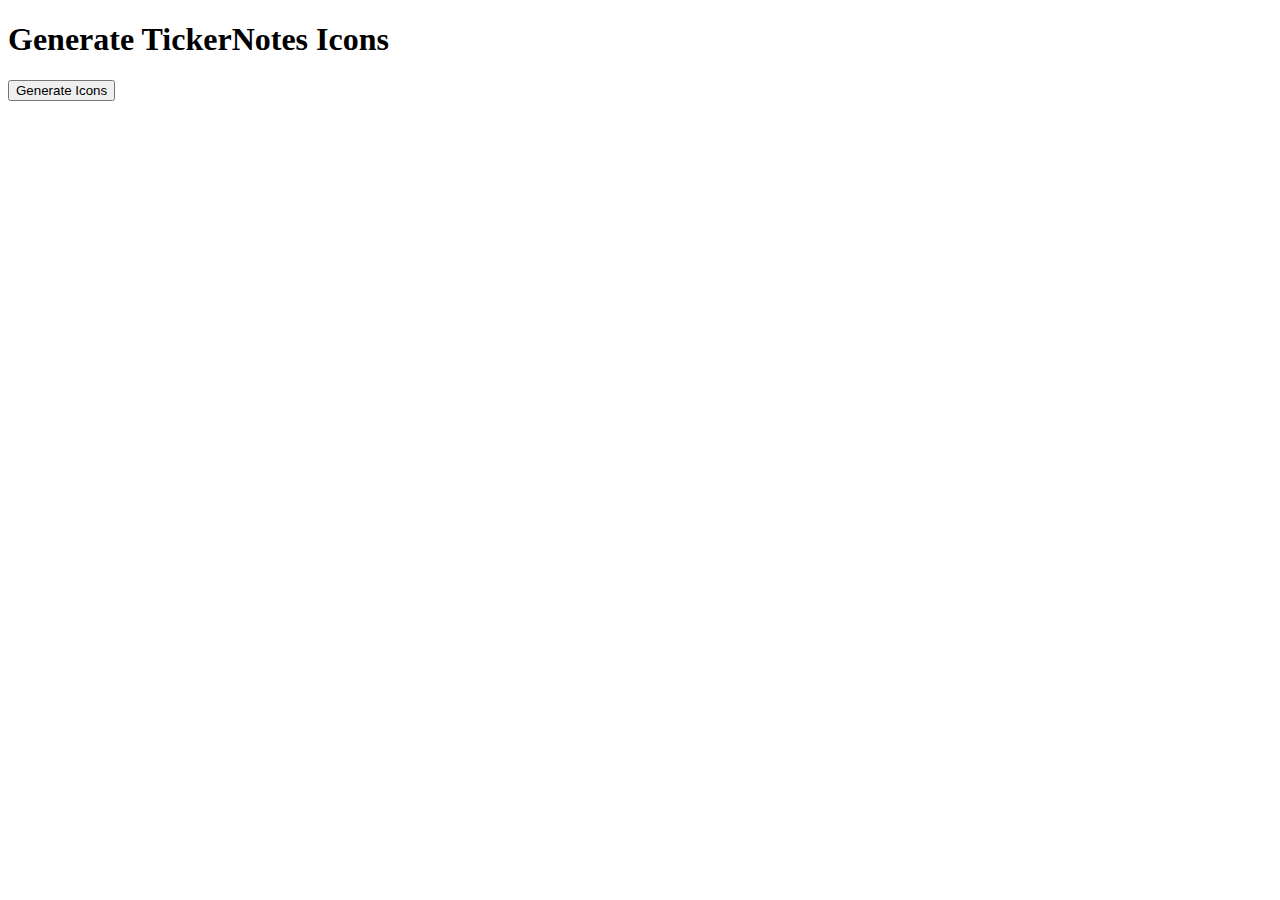
<file: generate-icons.html>
<!DOCTYPE html>
<html>
<head>
    <title>Generate PWA Icons</title>
</head>
<body>
    <h1>Generate TickerNotes Icons</h1>
    <button onclick="generateIcons()">Generate Icons</button>
    <div id="output"></div>
    
    <script>
        function generateIcons() {
            const sizes = [72, 96, 128, 144, 152, 192, 384, 512];
            const output = document.getElementById('output');
            output.innerHTML = '';
            
            sizes.forEach(size => {
                const canvas = document.createElement('canvas');
                canvas.width = size;
                canvas.height = size;
                const ctx = canvas.getContext('2d');
                
                // Background gradient
                const gradient = ctx.createLinearGradient(0, 0, size, size);
                gradient.addColorStop(0, '#0d6efd');
                gradient.addColorStop(1, '#0a58ca');
                ctx.fillStyle = gradient;
                ctx.fillRect(0, 0, size, size);
                
                // Add text
                ctx.fillStyle = 'white';
                ctx.font = `bold ${size * 0.3}px Arial`;
                ctx.textAlign = 'center';
                ctx.textBaseline = 'middle';
                ctx.fillText('DH', size / 2, size / 2);
                
                // Convert to downloadable link
                canvas.toBlob(blob => {
                    const url = URL.createObjectURL(blob);
                    const link = document.createElement('a');
                    link.href = url;
                    link.download = `icon-${size}.png`;
                    link.textContent = `Download icon-${size}.png`;
                    link.style.display = 'block';
                    link.style.margin = '5px';
                    output.appendChild(link);
                });
            });
        }
    </script>
</body>
</html>
</file>
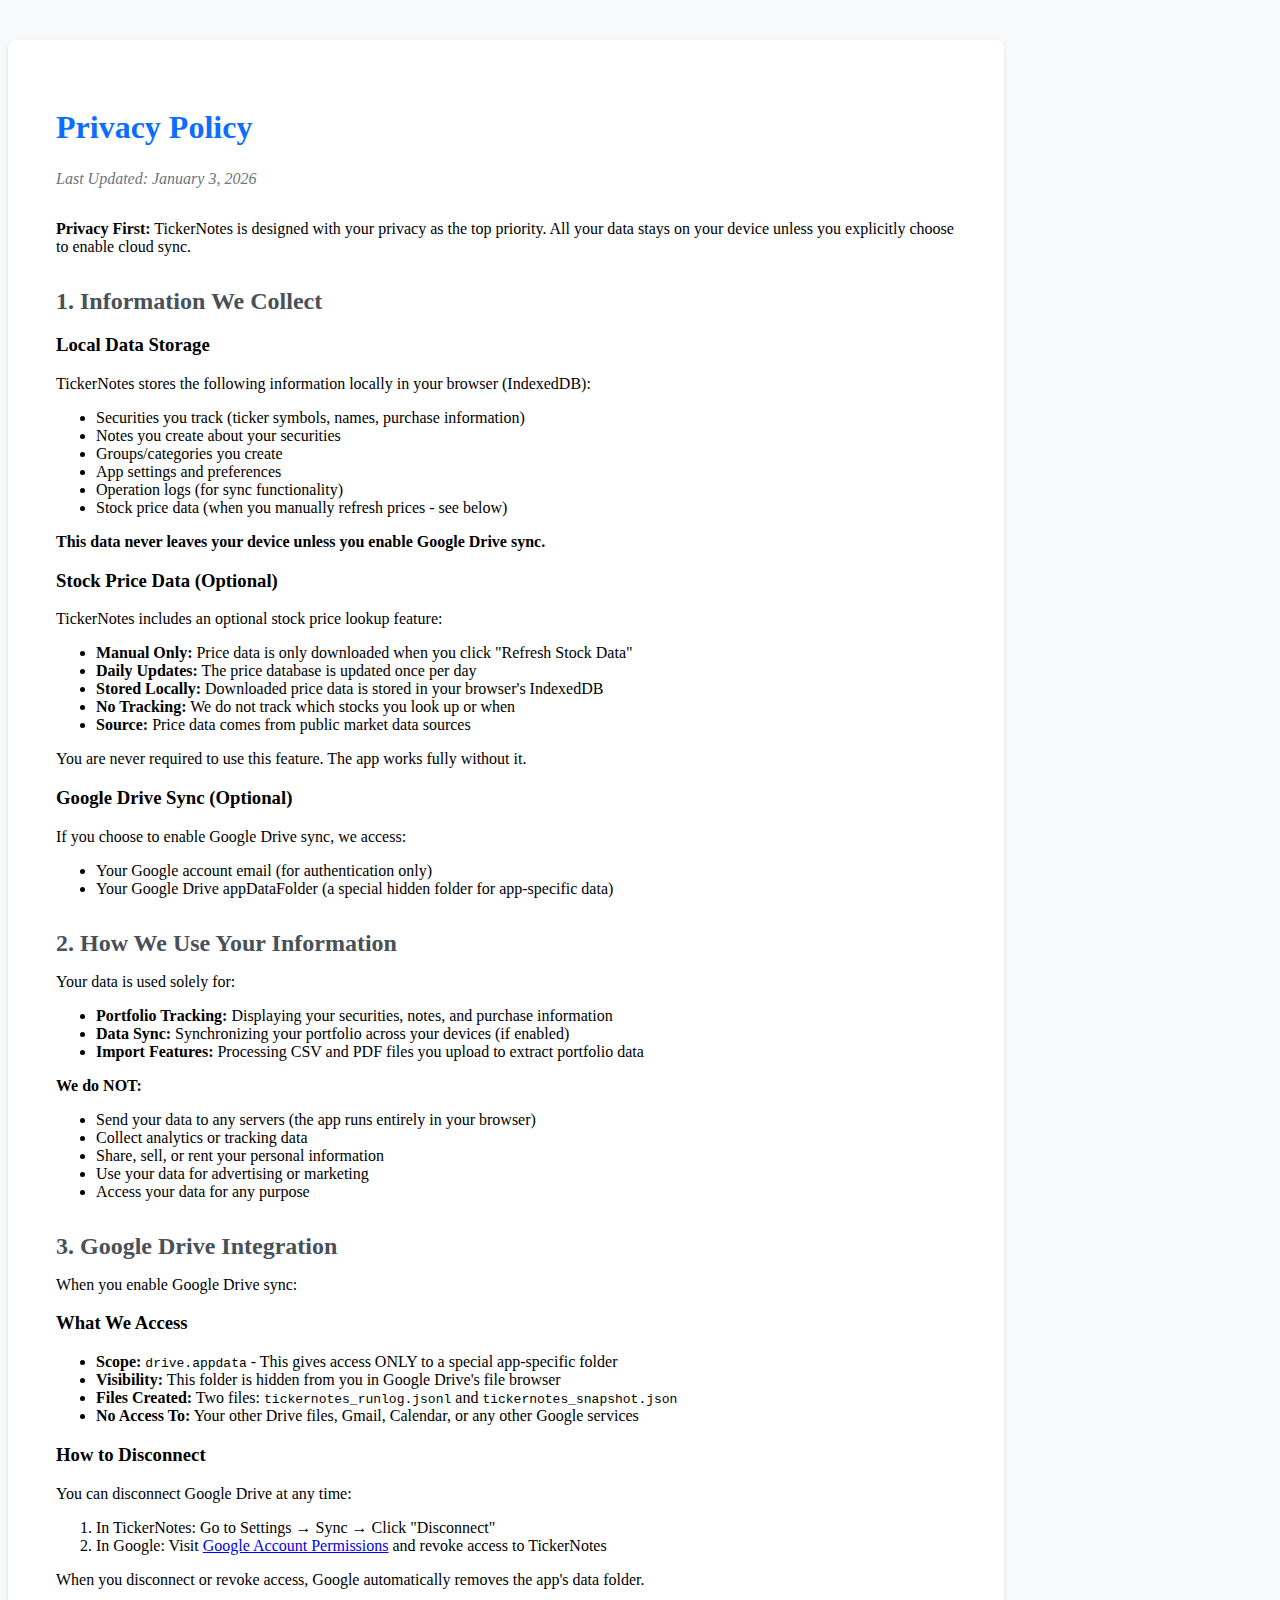
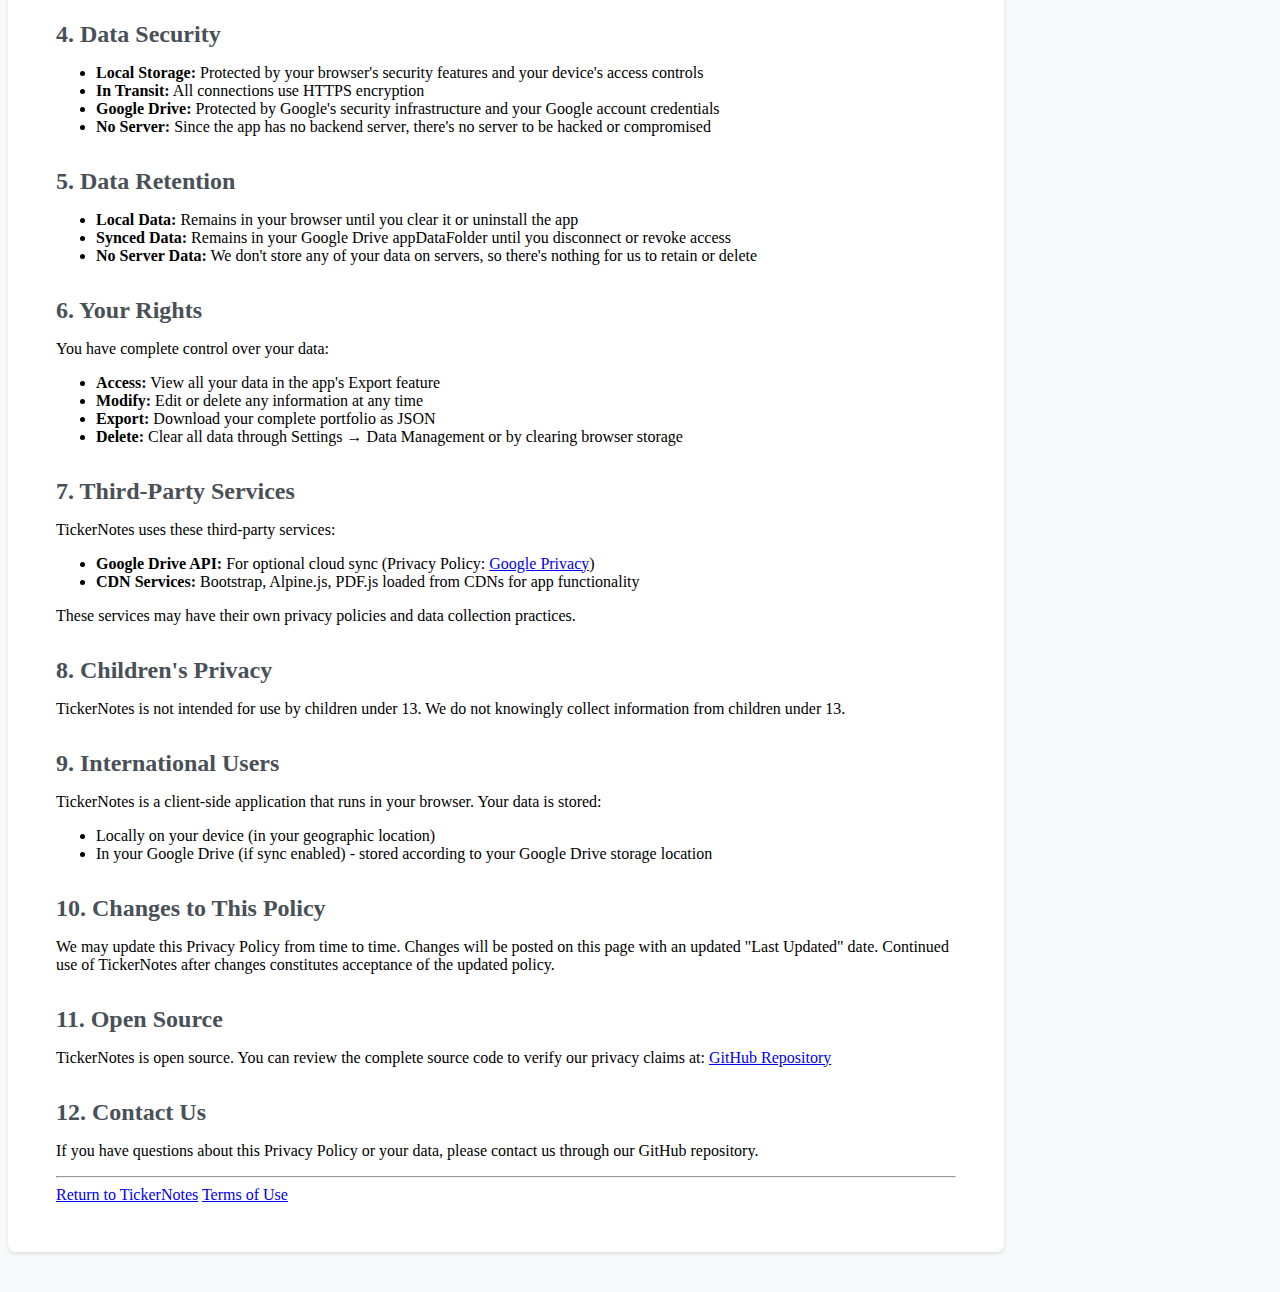
<file: privacy.html>
<!DOCTYPE html>
<html lang="en">
<head>
    <meta charset="UTF-8">
    <meta name="viewport" content="width=device-width, initial-scale=1.0">
    <title>Privacy Policy - TickerNotes</title>
    <link href="https://cdn.jsdelivr.net/npm/bootstrap@5.3.2/dist/css/bootstrap.min.css" rel="stylesheet">
    <style>
        body {
            padding: 2rem 0;
            background-color: #f8f9fa;
        }
        .container {
            max-width: 900px;
            background: white;
            padding: 3rem;
            border-radius: 8px;
            box-shadow: 0 2px 4px rgba(0,0,0,0.1);
        }
        h1 {
            color: #0d6efd;
            margin-bottom: 1.5rem;
        }
        h2 {
            color: #495057;
            margin-top: 2rem;
            margin-bottom: 1rem;
            font-size: 1.5rem;
        }
        .last-updated {
            color: #6c757d;
            font-style: italic;
            margin-bottom: 2rem;
        }
        .alert {
            margin: 2rem 0;
        }
    </style>
</head>
<body>
    <div class="container">
        <h1>Privacy Policy</h1>
        <p class="last-updated">Last Updated: January 3, 2026</p>

        <div class="alert alert-info">
            <strong>Privacy First:</strong> TickerNotes is designed with your privacy as the top priority. All your data stays on your device unless you explicitly choose to enable cloud sync.
        </div>

        <h2>1. Information We Collect</h2>
        
        <h3>Local Data Storage</h3>
        <p>TickerNotes stores the following information locally in your browser (IndexedDB):</p>
        <ul>
            <li>Securities you track (ticker symbols, names, purchase information)</li>
            <li>Notes you create about your securities</li>
            <li>Groups/categories you create</li>
            <li>App settings and preferences</li>
            <li>Operation logs (for sync functionality)</li>
            <li>Stock price data (when you manually refresh prices - see below)</li>
        </ul>
        <p><strong>This data never leaves your device unless you enable Google Drive sync.</strong></p>

        <h3>Stock Price Data (Optional)</h3>
        <p>TickerNotes includes an optional stock price lookup feature:</p>
        <ul>
            <li><strong>Manual Only:</strong> Price data is only downloaded when you click "Refresh Stock Data"</li>
            <li><strong>Daily Updates:</strong> The price database is updated once per day</li>
            <li><strong>Stored Locally:</strong> Downloaded price data is stored in your browser's IndexedDB</li>
            <li><strong>No Tracking:</strong> We do not track which stocks you look up or when</li>
            <li><strong>Source:</strong> Price data comes from public market data sources</li>
        </ul>
        <p>You are never required to use this feature. The app works fully without it.</p>

        <h3>Google Drive Sync (Optional)</h3>
        <p>If you choose to enable Google Drive sync, we access:</p>
        <ul>
            <li>Your Google account email (for authentication only)</li>
            <li>Your Google Drive appDataFolder (a special hidden folder for app-specific data)</li>
        </ul>

        <h2>2. How We Use Your Information</h2>
        <p>Your data is used solely for:</p>
        <ul>
            <li><strong>Portfolio Tracking:</strong> Displaying your securities, notes, and purchase information</li>
            <li><strong>Data Sync:</strong> Synchronizing your portfolio across your devices (if enabled)</li>
            <li><strong>Import Features:</strong> Processing CSV and PDF files you upload to extract portfolio data</li>
        </ul>
        <p><strong>We do NOT:</strong></p>
        <ul>
            <li>Send your data to any servers (the app runs entirely in your browser)</li>
            <li>Collect analytics or tracking data</li>
            <li>Share, sell, or rent your personal information</li>
            <li>Use your data for advertising or marketing</li>
            <li>Access your data for any purpose</li>
        </ul>

        <h2>3. Google Drive Integration</h2>
        <p>When you enable Google Drive sync:</p>
        
        <h3>What We Access</h3>
        <ul>
            <li><strong>Scope:</strong> <code>drive.appdata</code> - This gives access ONLY to a special app-specific folder</li>
            <li><strong>Visibility:</strong> This folder is hidden from you in Google Drive's file browser</li>
            <li><strong>Files Created:</strong> Two files: <code>tickernotes_runlog.jsonl</code> and <code>tickernotes_snapshot.json</code></li>
            <li><strong>No Access To:</strong> Your other Drive files, Gmail, Calendar, or any other Google services</li>
        </ul>

        <h3>How to Disconnect</h3>
        <p>You can disconnect Google Drive at any time:</p>
        <ol>
            <li>In TickerNotes: Go to Settings → Sync → Click "Disconnect"</li>
            <li>In Google: Visit <a href="https://myaccount.google.com/permissions" target="_blank">Google Account Permissions</a> and revoke access to TickerNotes</li>
        </ol>
        <p>When you disconnect or revoke access, Google automatically removes the app's data folder.</p>

        <h2>4. Data Security</h2>
        <ul>
            <li><strong>Local Storage:</strong> Protected by your browser's security features and your device's access controls</li>
            <li><strong>In Transit:</strong> All connections use HTTPS encryption</li>
            <li><strong>Google Drive:</strong> Protected by Google's security infrastructure and your Google account credentials</li>
            <li><strong>No Server:</strong> Since the app has no backend server, there's no server to be hacked or compromised</li>
        </ul>

        <h2>5. Data Retention</h2>
        <ul>
            <li><strong>Local Data:</strong> Remains in your browser until you clear it or uninstall the app</li>
            <li><strong>Synced Data:</strong> Remains in your Google Drive appDataFolder until you disconnect or revoke access</li>
            <li><strong>No Server Data:</strong> We don't store any of your data on servers, so there's nothing for us to retain or delete</li>
        </ul>

        <h2>6. Your Rights</h2>
        <p>You have complete control over your data:</p>
        <ul>
            <li><strong>Access:</strong> View all your data in the app's Export feature</li>
            <li><strong>Modify:</strong> Edit or delete any information at any time</li>
            <li><strong>Export:</strong> Download your complete portfolio as JSON</li>
            <li><strong>Delete:</strong> Clear all data through Settings → Data Management or by clearing browser storage</li>
        </ul>

        <h2>7. Third-Party Services</h2>
        <p>TickerNotes uses these third-party services:</p>
        <ul>
            <li><strong>Google Drive API:</strong> For optional cloud sync (Privacy Policy: <a href="https://policies.google.com/privacy" target="_blank">Google Privacy</a>)</li>
            <li><strong>CDN Services:</strong> Bootstrap, Alpine.js, PDF.js loaded from CDNs for app functionality</li>
        </ul>
        <p>These services may have their own privacy policies and data collection practices.</p>

        <h2>8. Children's Privacy</h2>
        <p>TickerNotes is not intended for use by children under 13. We do not knowingly collect information from children under 13.</p>

        <h2>9. International Users</h2>
        <p>TickerNotes is a client-side application that runs in your browser. Your data is stored:</p>
        <ul>
            <li>Locally on your device (in your geographic location)</li>
            <li>In your Google Drive (if sync enabled) - stored according to your Google Drive storage location</li>
        </ul>

        <h2>10. Changes to This Policy</h2>
        <p>We may update this Privacy Policy from time to time. Changes will be posted on this page with an updated "Last Updated" date. Continued use of TickerNotes after changes constitutes acceptance of the updated policy.</p>

        <h2>11. Open Source</h2>
        <p>TickerNotes is open source. You can review the complete source code to verify our privacy claims at: <a href="https://github.com/awysocki/tickernotes" target="_blank">GitHub Repository</a></p>

        <h2>12. Contact Us</h2>
        <p>If you have questions about this Privacy Policy or your data, please contact us through our GitHub repository.</p>

        <hr class="my-4">
        <div class="text-center">
            <a href="/" class="btn btn-primary">Return to TickerNotes</a>
            <a href="/terms.html" class="btn btn-outline-secondary">Terms of Use</a>
        </div>
    </div>
</body>
</html>
</file>
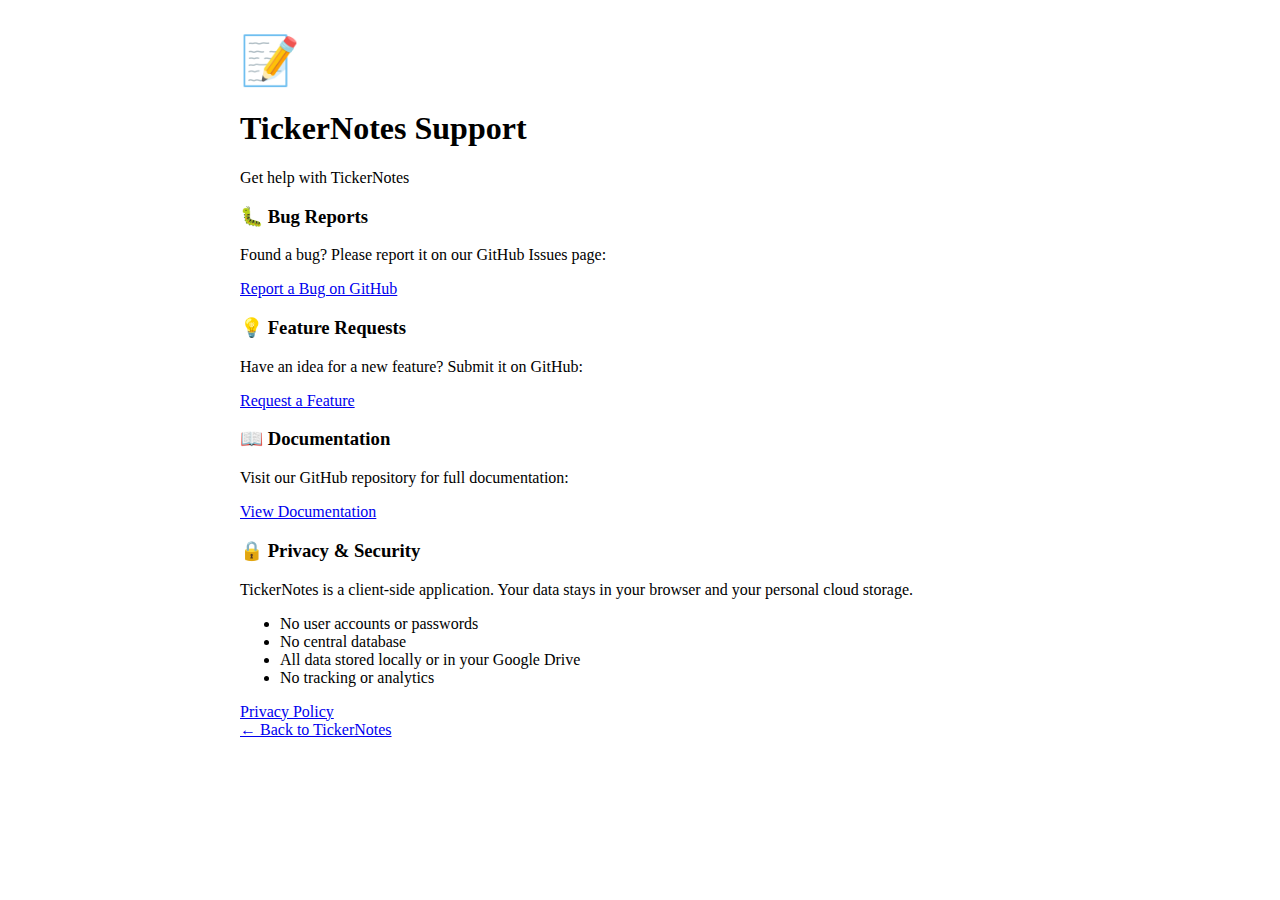
<file: support.html>
<!DOCTYPE html>
<html lang="en">
<head>
    <meta charset="UTF-8">
    <meta name="viewport" content="width=device-width, initial-scale=1.0">
    <title>Support - TickerNotes</title>
    <link href="https://cdn.jsdelivr.net/npm/bootstrap@5.3.0/dist/css/bootstrap.min.css" rel="stylesheet">
    <style>
        body {
            padding: 2rem;
            max-width: 800px;
            margin: 0 auto;
        }
        .icon {
            font-size: 3rem;
            margin-bottom: 1rem;
        }
    </style>
</head>
<body>
    <div class="container">
        <div class="text-center mb-4">
            <div class="icon">📝</div>
            <h1>TickerNotes Support</h1>
            <p class="lead">Get help with TickerNotes</p>
        </div>

        <div class="card mb-4">
            <div class="card-body">
                <h3 class="card-title">🐛 Bug Reports</h3>
                <p>Found a bug? Please report it on our GitHub Issues page:</p>
                <a href="https://github.com/awysocki/TickerNotes/issues" class="btn btn-primary" target="_blank">
                    Report a Bug on GitHub
                </a>
            </div>
        </div>

        <div class="card mb-4">
            <div class="card-body">
                <h3 class="card-title">💡 Feature Requests</h3>
                <p>Have an idea for a new feature? Submit it on GitHub:</p>
                <a href="https://github.com/awysocki/TickerNotes/issues/new" class="btn btn-success" target="_blank">
                    Request a Feature
                </a>
            </div>
        </div>

        <div class="card mb-4">
            <div class="card-body">
                <h3 class="card-title">📖 Documentation</h3>
                <p>Visit our GitHub repository for full documentation:</p>
                <a href="https://github.com/awysocki/TickerNotes" class="btn btn-info" target="_blank">
                    View Documentation
                </a>
            </div>
        </div>

        <div class="card mb-4">
            <div class="card-body">
                <h3 class="card-title">🔒 Privacy & Security</h3>
                <p>TickerNotes is a client-side application. Your data stays in your browser and your personal cloud storage.</p>
                <ul>
                    <li>No user accounts or passwords</li>
                    <li>No central database</li>
                    <li>All data stored locally or in your Google Drive</li>
                    <li>No tracking or analytics</li>
                </ul>
                <a href="/privacy.html" class="btn btn-secondary">Privacy Policy</a>
            </div>
        </div>

        <div class="text-center mt-4">
            <a href="/" class="btn btn-outline-primary">← Back to TickerNotes</a>
        </div>
    </div>
</body>
</html>
</file>
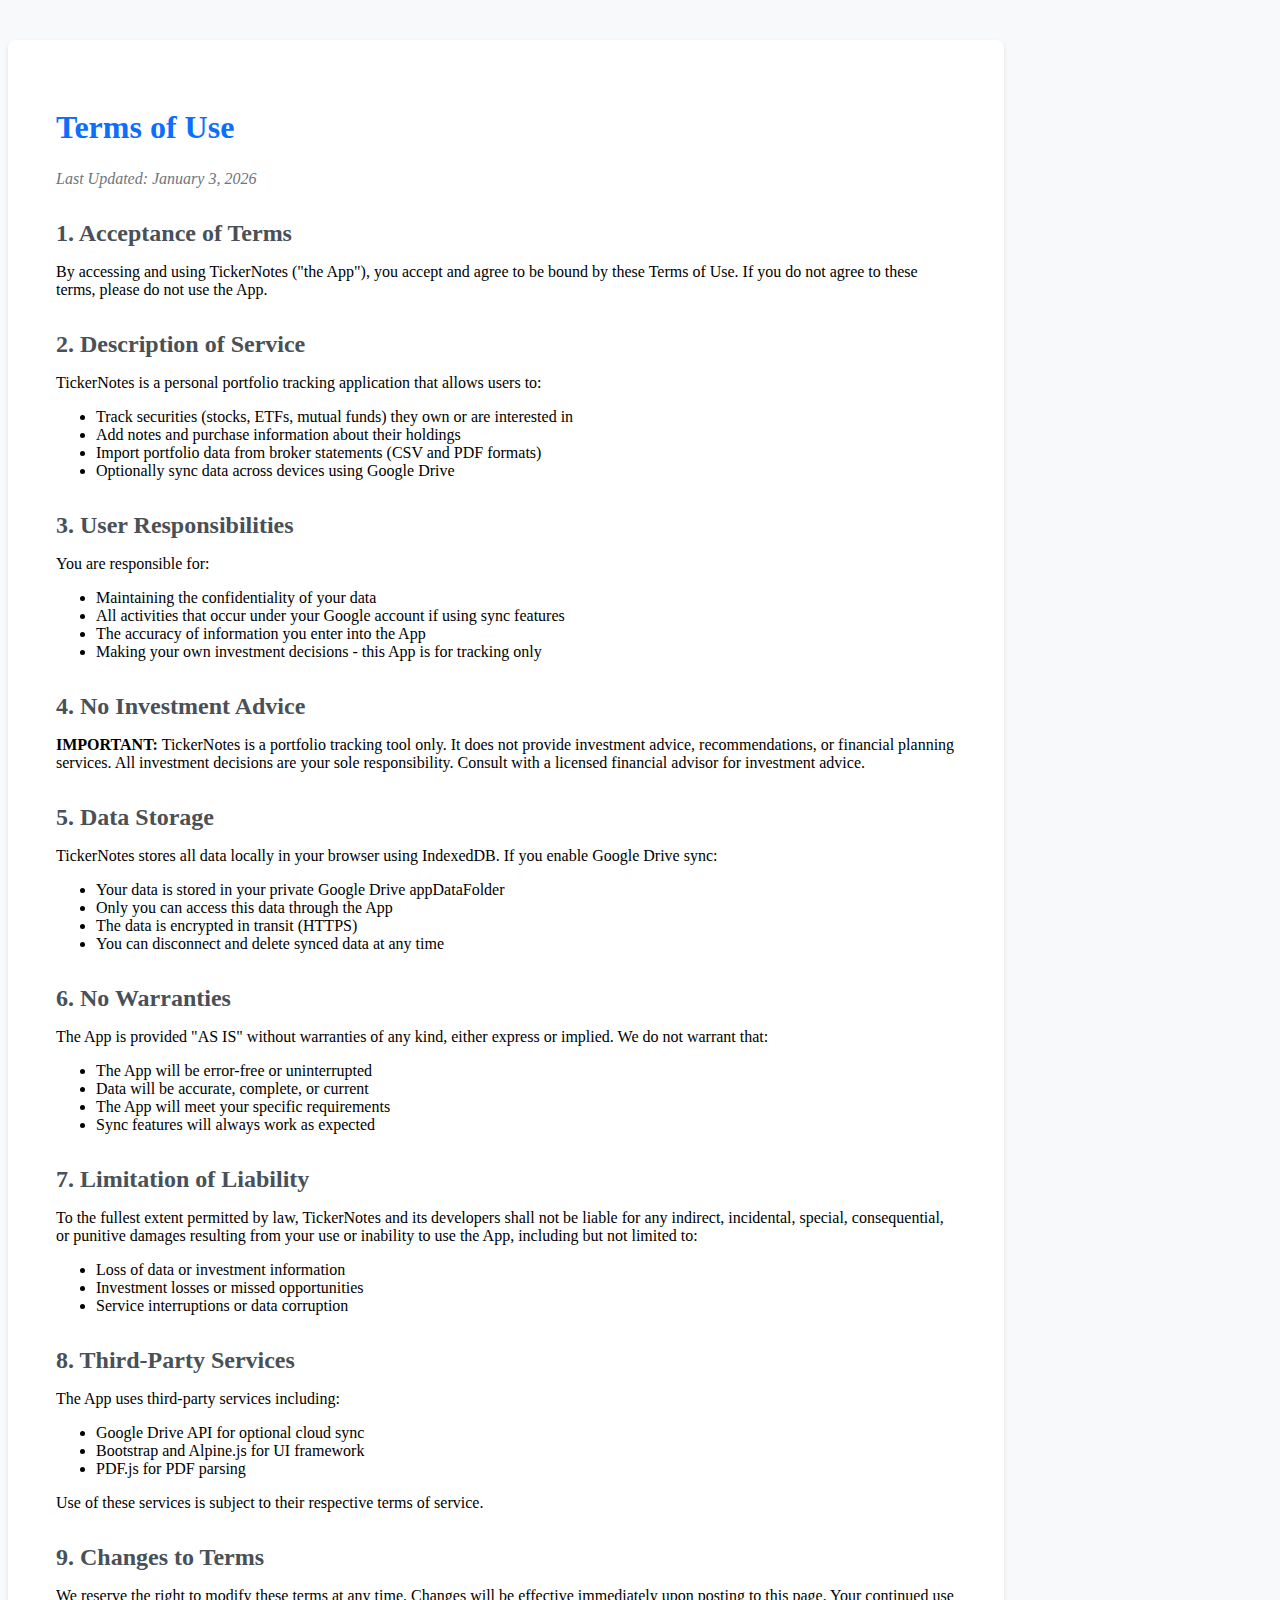
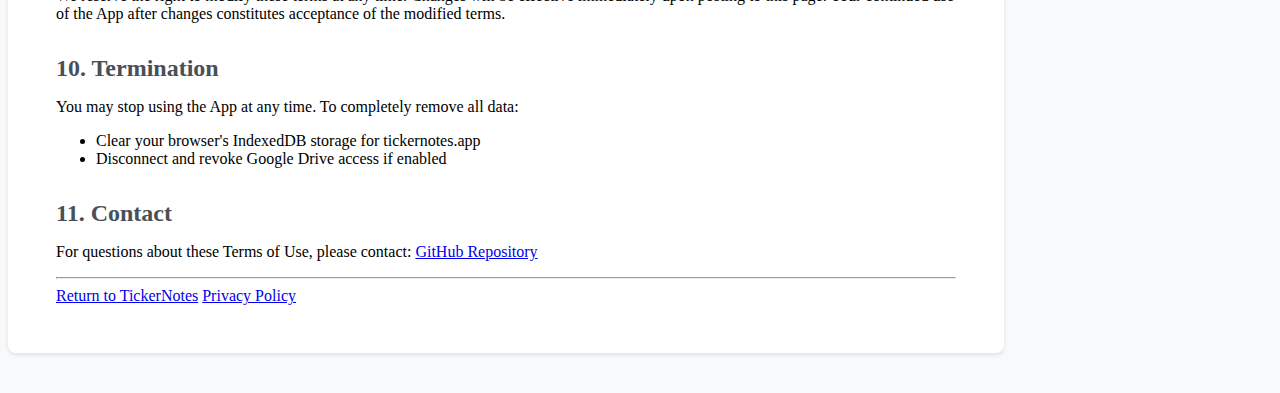
<file: terms.html>
<!DOCTYPE html>
<html lang="en">
<head>
    <meta charset="UTF-8">
    <meta name="viewport" content="width=device-width, initial-scale=1.0">
    <title>Terms of Use - TickerNotes</title>
    <link href="https://cdn.jsdelivr.net/npm/bootstrap@5.3.2/dist/css/bootstrap.min.css" rel="stylesheet">
    <style>
        body {
            padding: 2rem 0;
            background-color: #f8f9fa;
        }
        .container {
            max-width: 900px;
            background: white;
            padding: 3rem;
            border-radius: 8px;
            box-shadow: 0 2px 4px rgba(0,0,0,0.1);
        }
        h1 {
            color: #0d6efd;
            margin-bottom: 1.5rem;
        }
        h2 {
            color: #495057;
            margin-top: 2rem;
            margin-bottom: 1rem;
            font-size: 1.5rem;
        }
        .last-updated {
            color: #6c757d;
            font-style: italic;
            margin-bottom: 2rem;
        }
    </style>
</head>
<body>
    <div class="container">
        <h1>Terms of Use</h1>
        <p class="last-updated">Last Updated: January 3, 2026</p>

        <h2>1. Acceptance of Terms</h2>
        <p>By accessing and using TickerNotes ("the App"), you accept and agree to be bound by these Terms of Use. If you do not agree to these terms, please do not use the App.</p>

        <h2>2. Description of Service</h2>
        <p>TickerNotes is a personal portfolio tracking application that allows users to:</p>
        <ul>
            <li>Track securities (stocks, ETFs, mutual funds) they own or are interested in</li>
            <li>Add notes and purchase information about their holdings</li>
            <li>Import portfolio data from broker statements (CSV and PDF formats)</li>
            <li>Optionally sync data across devices using Google Drive</li>
        </ul>

        <h2>3. User Responsibilities</h2>
        <p>You are responsible for:</p>
        <ul>
            <li>Maintaining the confidentiality of your data</li>
            <li>All activities that occur under your Google account if using sync features</li>
            <li>The accuracy of information you enter into the App</li>
            <li>Making your own investment decisions - this App is for tracking only</li>
        </ul>

        <h2>4. No Investment Advice</h2>
        <p><strong>IMPORTANT:</strong> TickerNotes is a portfolio tracking tool only. It does not provide investment advice, recommendations, or financial planning services. All investment decisions are your sole responsibility. Consult with a licensed financial advisor for investment advice.</p>

        <h2>5. Data Storage</h2>
        <p>TickerNotes stores all data locally in your browser using IndexedDB. If you enable Google Drive sync:</p>
        <ul>
            <li>Your data is stored in your private Google Drive appDataFolder</li>
            <li>Only you can access this data through the App</li>
            <li>The data is encrypted in transit (HTTPS)</li>
            <li>You can disconnect and delete synced data at any time</li>
        </ul>

        <h2>6. No Warranties</h2>
        <p>The App is provided "AS IS" without warranties of any kind, either express or implied. We do not warrant that:</p>
        <ul>
            <li>The App will be error-free or uninterrupted</li>
            <li>Data will be accurate, complete, or current</li>
            <li>The App will meet your specific requirements</li>
            <li>Sync features will always work as expected</li>
        </ul>

        <h2>7. Limitation of Liability</h2>
        <p>To the fullest extent permitted by law, TickerNotes and its developers shall not be liable for any indirect, incidental, special, consequential, or punitive damages resulting from your use or inability to use the App, including but not limited to:</p>
        <ul>
            <li>Loss of data or investment information</li>
            <li>Investment losses or missed opportunities</li>
            <li>Service interruptions or data corruption</li>
        </ul>

        <h2>8. Third-Party Services</h2>
        <p>The App uses third-party services including:</p>
        <ul>
            <li>Google Drive API for optional cloud sync</li>
            <li>Bootstrap and Alpine.js for UI framework</li>
            <li>PDF.js for PDF parsing</li>
        </ul>
        <p>Use of these services is subject to their respective terms of service.</p>

        <h2>9. Changes to Terms</h2>
        <p>We reserve the right to modify these terms at any time. Changes will be effective immediately upon posting to this page. Your continued use of the App after changes constitutes acceptance of the modified terms.</p>

        <h2>10. Termination</h2>
        <p>You may stop using the App at any time. To completely remove all data:</p>
        <ul>
            <li>Clear your browser's IndexedDB storage for tickernotes.app</li>
            <li>Disconnect and revoke Google Drive access if enabled</li>
        </ul>

        <h2>11. Contact</h2>
        <p>For questions about these Terms of Use, please contact: <a href="https://github.com/awysocki/tickernotes">GitHub Repository</a></p>

        <hr class="my-4">
        <div class="text-center">
            <a href="/" class="btn btn-primary">Return to TickerNotes</a>
            <a href="/privacy.html" class="btn btn-outline-secondary">Privacy Policy</a>
        </div>
    </div>
</body>
</html>
</file>
